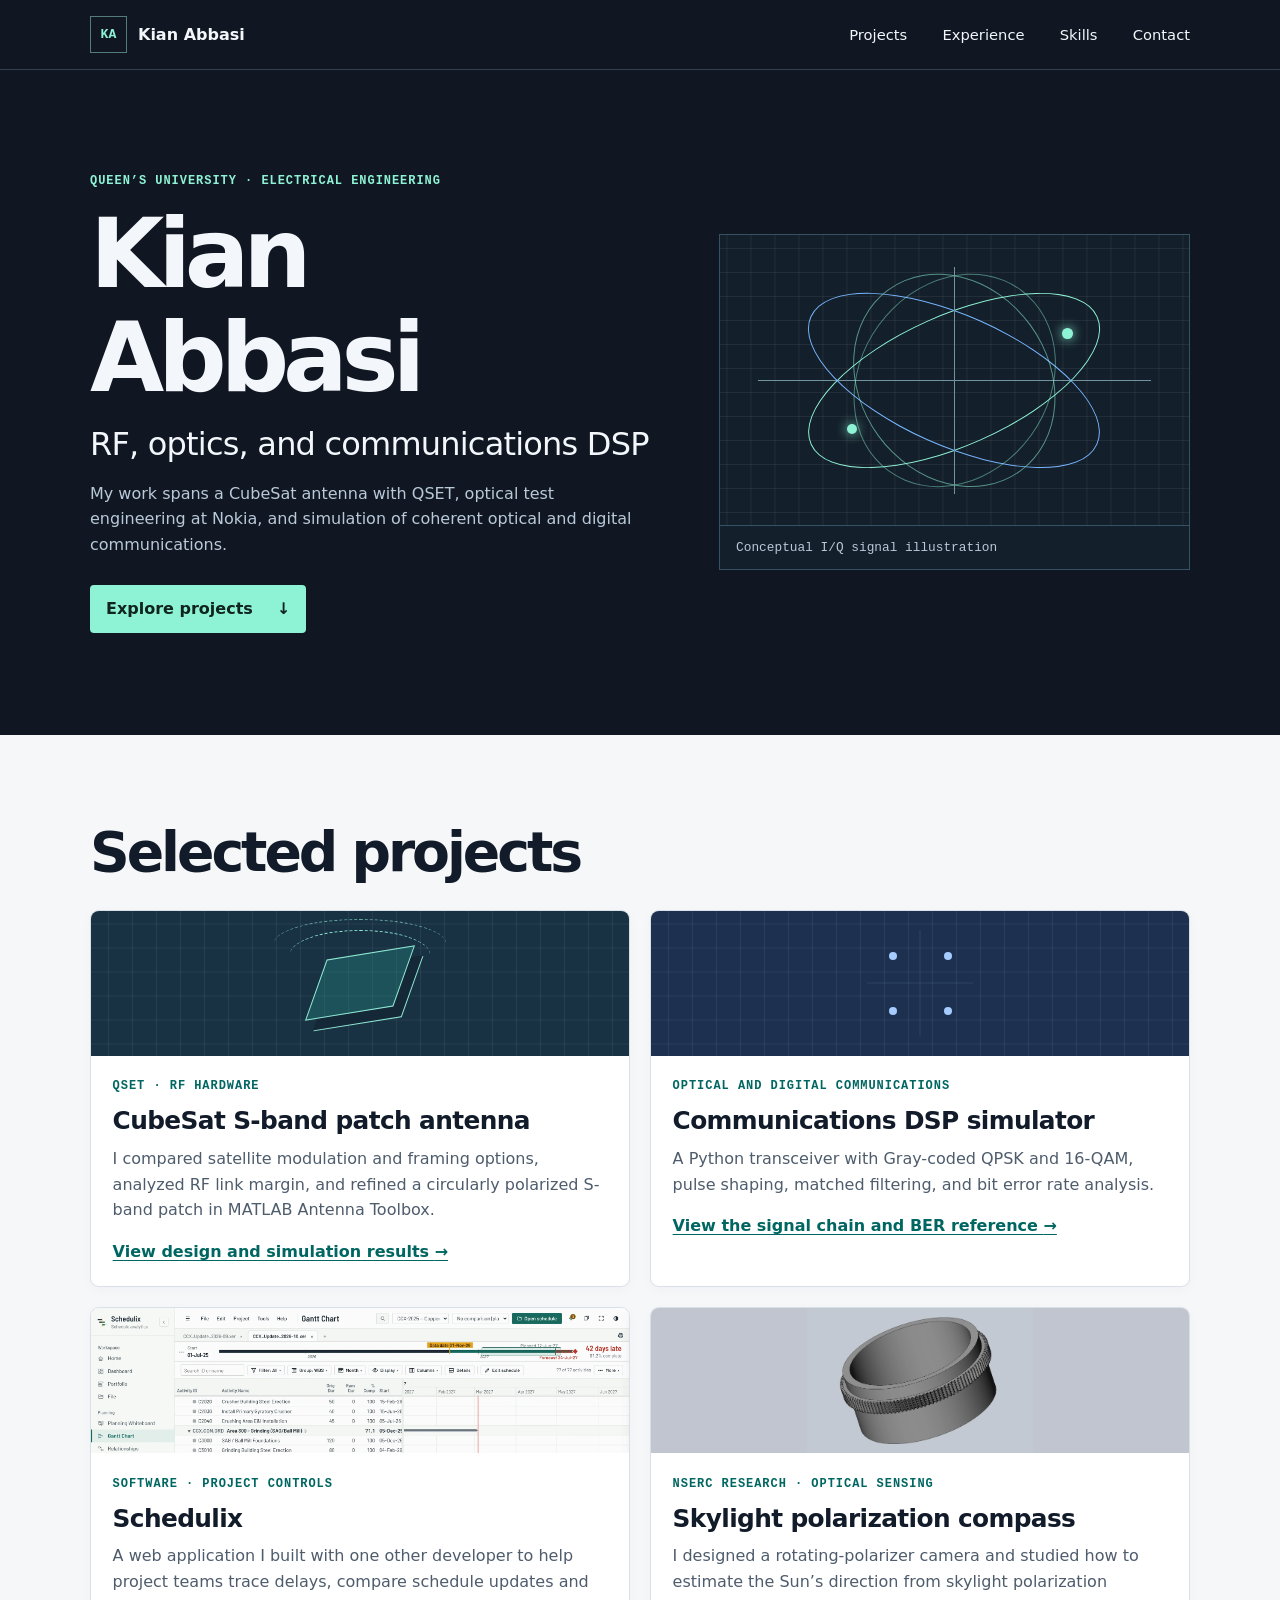
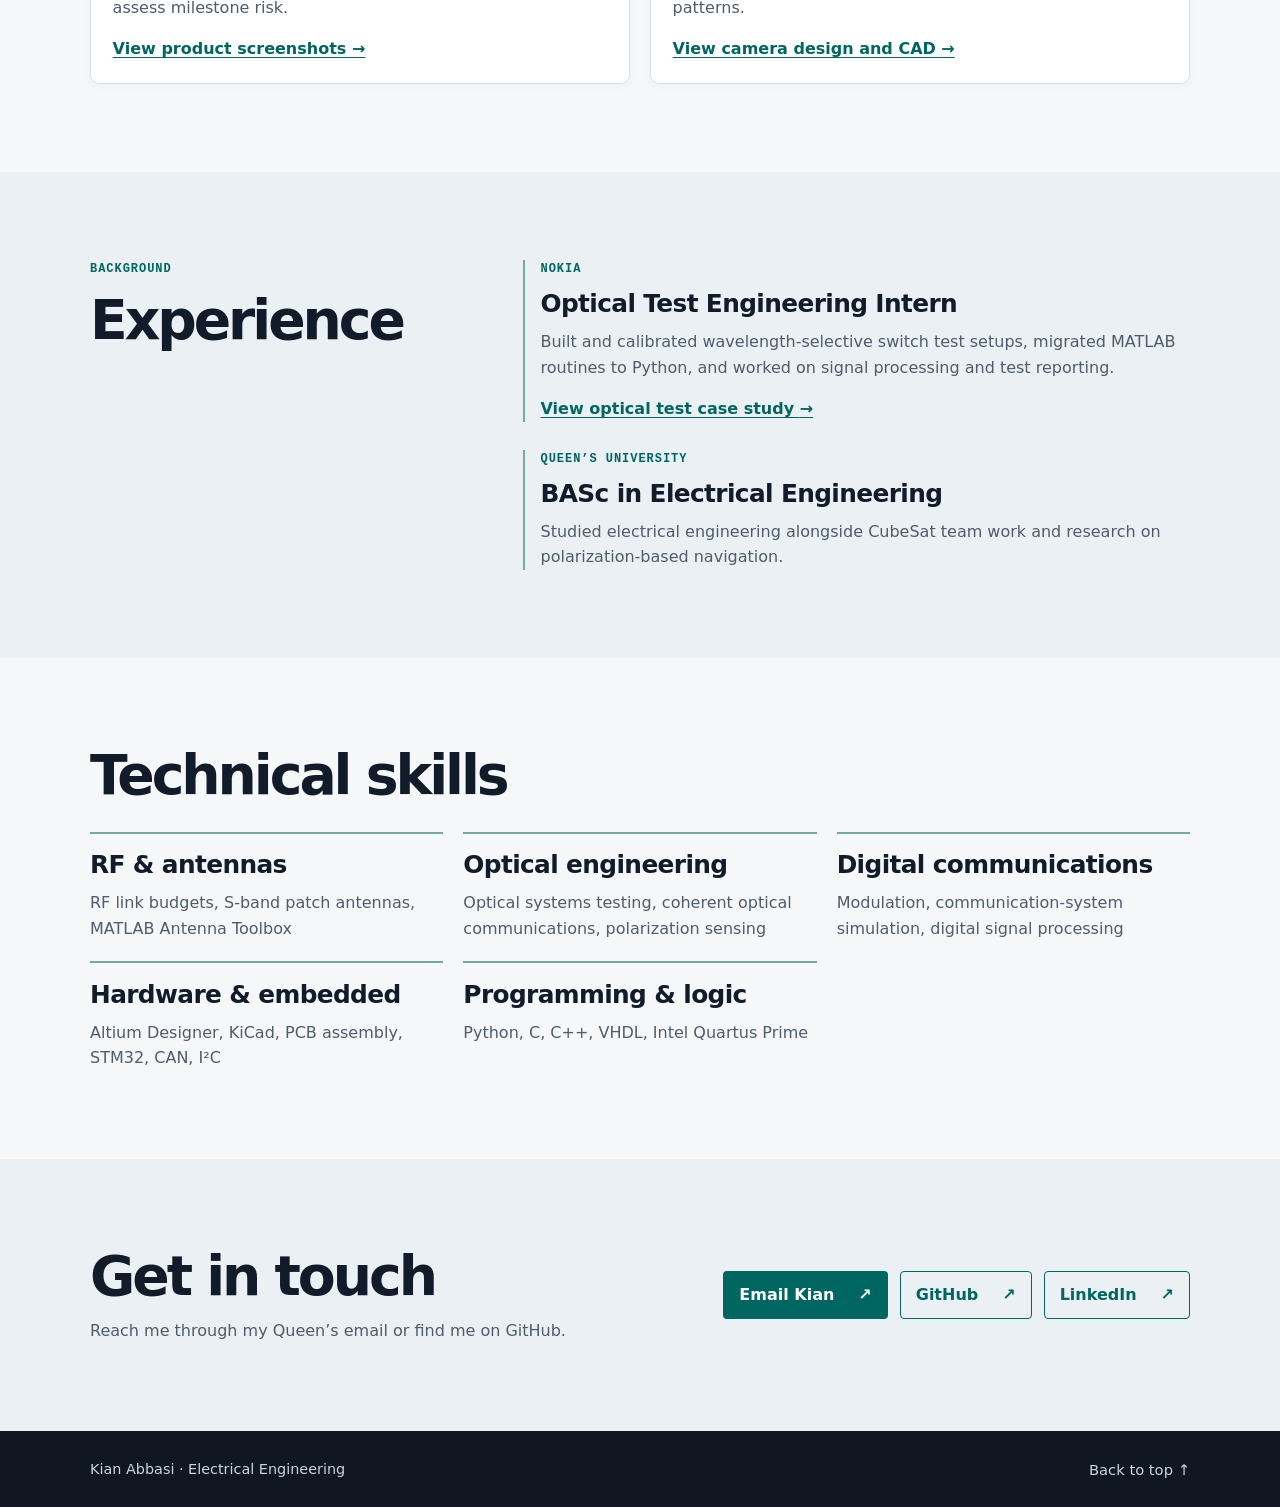
<file: index.html>
<!doctype html>
<html lang="en">
<head>
  <meta charset="utf-8">
  <meta name="viewport" content="width=device-width, initial-scale=1">
  <meta name="description" content="Kian Abbasi’s electrical engineering portfolio. CubeSat RF, optical test engineering, communications DSP, and polarization research.">
  <meta name="theme-color" content="#101722">
  <title>Kian Abbasi | Electrical Engineering Portfolio</title>
  <link rel="stylesheet" href="./styles.css?v=2">
</head>
<body id="top">
  <a class="skip" href="#main">Skip to content</a>
  <header class="site-header">
    <div class="wrap header-inner">
      <a class="brand" href="#top"><span class="mark" aria-hidden="true">KA</span> Kian Abbasi</a>
      <nav aria-label="Main navigation">
        <a href="#projects">Projects</a>
        <a href="#experience">Experience</a>
        <a href="#skills">Skills</a>
        <a href="#contact">Contact</a>
      </nav>
    </div>
  </header>

  <main id="main">
    <section class="hero" aria-labelledby="intro-title">
      <div class="wrap hero-inner">
        <div>
          <p class="eyebrow">Queen’s University · Electrical Engineering</p>
          <h1 id="intro-title">Kian Abbasi</h1>
          <p class="hero-focus">RF, optics, and communications DSP</p>
          <p class="hero-description">My work spans a CubeSat antenna with QSET, optical test engineering at Nokia, and simulation of coherent optical and digital communications.</p>
          <a class="button" href="#projects">Explore projects <span aria-hidden="true">↓</span></a>
        </div>
        <figure class="hero-figure">
          <div class="signal" aria-hidden="true"><span></span><span></span><span></span><span></span><i></i><b></b></div>
          <figcaption>Conceptual I/Q signal illustration</figcaption>
        </figure>
      </div>
    </section>

    <section class="wrap section" id="projects" aria-labelledby="projects-title">
      <h2 id="projects-title">Selected projects</h2>
      <div class="project-grid">
        <article class="card">
          <div class="art antenna" aria-hidden="true"><span></span><i></i><b></b></div>
          <div class="card-body">
            <p class="eyebrow">QSET · RF hardware</p>
            <h3>CubeSat S-band patch antenna</h3>
            <p>I compared satellite modulation and framing options, analyzed RF link margin, and refined a circularly polarized S-band patch in MATLAB Antenna Toolbox.</p>
            <a class="text-link" href="./projects/qset.html">View design and simulation results <span aria-hidden="true">→</span></a>
          </div>
        </article>
        <article class="card">
          <div class="art constellation" aria-hidden="true"><span></span></div>
          <div class="card-body">
            <p class="eyebrow">Optical and digital communications</p>
            <h3>Communications DSP simulator</h3>
            <p>A Python transceiver with Gray-coded QPSK and 16-QAM, pulse shaping, matched filtering, and bit error rate analysis.</p>
            <a class="text-link" href="./projects/simulator.html">View the signal chain and BER reference <span aria-hidden="true">→</span></a>
          </div>
        </article>
        <article class="card">
          <img class="card-image" src="./assets/schedulix-gantt.webp" alt="" loading="lazy">
          <div class="card-body">
            <p class="eyebrow">Software · Project controls</p>
            <h3>Schedulix</h3>
            <p>A web application I built with one other developer to help project teams trace delays, compare schedule updates and assess milestone risk.</p>
            <a class="text-link" href="./projects/schedulix.html">View product screenshots <span aria-hidden="true">→</span></a>
          </div>
        </article>
        <article class="card">
          <img class="card-image compass-preview" src="./assets/compass-cad.webp" alt="" loading="lazy">
          <div class="card-body">
            <p class="eyebrow">NSERC research · Optical sensing</p>
            <h3>Skylight polarization compass</h3>
            <p>I designed a rotating-polarizer camera and studied how to estimate the Sun’s direction from skylight polarization patterns.</p>
            <a class="text-link" href="./projects/compass.html">View camera design and CAD <span aria-hidden="true">→</span></a>
          </div>
        </article>
      </div>
    </section>

    <div class="experience-band">
      <section class="wrap section experience" id="experience" aria-labelledby="experience-title">
        <div><p class="eyebrow">Background</p><h2 id="experience-title">Experience</h2></div>
        <div class="roles">
          <article><p class="eyebrow">Nokia</p><h3>Optical Test Engineering Intern</h3><p>Built and calibrated wavelength-selective switch test setups, migrated MATLAB routines to Python, and worked on signal processing and test reporting.</p><a class="text-link" href="./projects/nokia.html">View optical test case study <span aria-hidden="true">→</span></a></article>
          <article><p class="eyebrow">Queen’s University</p><h3>BASc in Electrical Engineering</h3><p>Studied electrical engineering alongside CubeSat team work and research on polarization-based navigation.</p></article>
        </div>
      </section>
    </div>

    <section class="wrap section" id="skills" aria-labelledby="skills-title">
      <h2 id="skills-title">Technical skills</h2>
      <div class="skill-grid">
        <div><h3>RF &amp; antennas</h3><p>RF link budgets, S-band patch antennas, MATLAB Antenna Toolbox</p></div>
        <div><h3>Optical engineering</h3><p>Optical systems testing, coherent optical communications, polarization sensing</p></div>
        <div><h3>Digital communications</h3><p>Modulation, communication-system simulation, digital signal processing</p></div>
        <div><h3>Hardware &amp; embedded</h3><p>Altium Designer, KiCad, PCB assembly, STM32, CAN, I²C</p></div>
        <div><h3>Programming &amp; logic</h3><p>Python, C, C++, VHDL, Intel Quartus Prime</p></div>
      </div>
    </section>

    <div class="contact-band">
      <section class="wrap section contact" id="contact" aria-labelledby="contact-title">
        <div>
          <h2 id="contact-title">Get in touch</h2>
          <p>Reach me through my Queen’s email or find me on GitHub.</p>
        </div>
        <div class="contact-links">
          <a class="button" href="mailto:22QV34@queensu.ca">Email Kian <span aria-hidden="true">↗</span></a>
          <a class="button button-secondary" href="https://github.com/kianabbasi">GitHub <span aria-hidden="true">↗</span></a>
          <a class="button button-secondary" href="https://www.linkedin.com/in/kian-abbasi/">LinkedIn <span aria-hidden="true">↗</span></a>
          <!-- Add an approved public résumé link here. -->
        </div>
      </section>
    </div>
  </main>

  <footer class="site-footer">
    <div class="wrap footer-inner"><span>Kian Abbasi · Electrical Engineering</span><a href="#top">Back to top <span aria-hidden="true">↑</span></a></div>
  </footer>
</body>
</html>
</file>
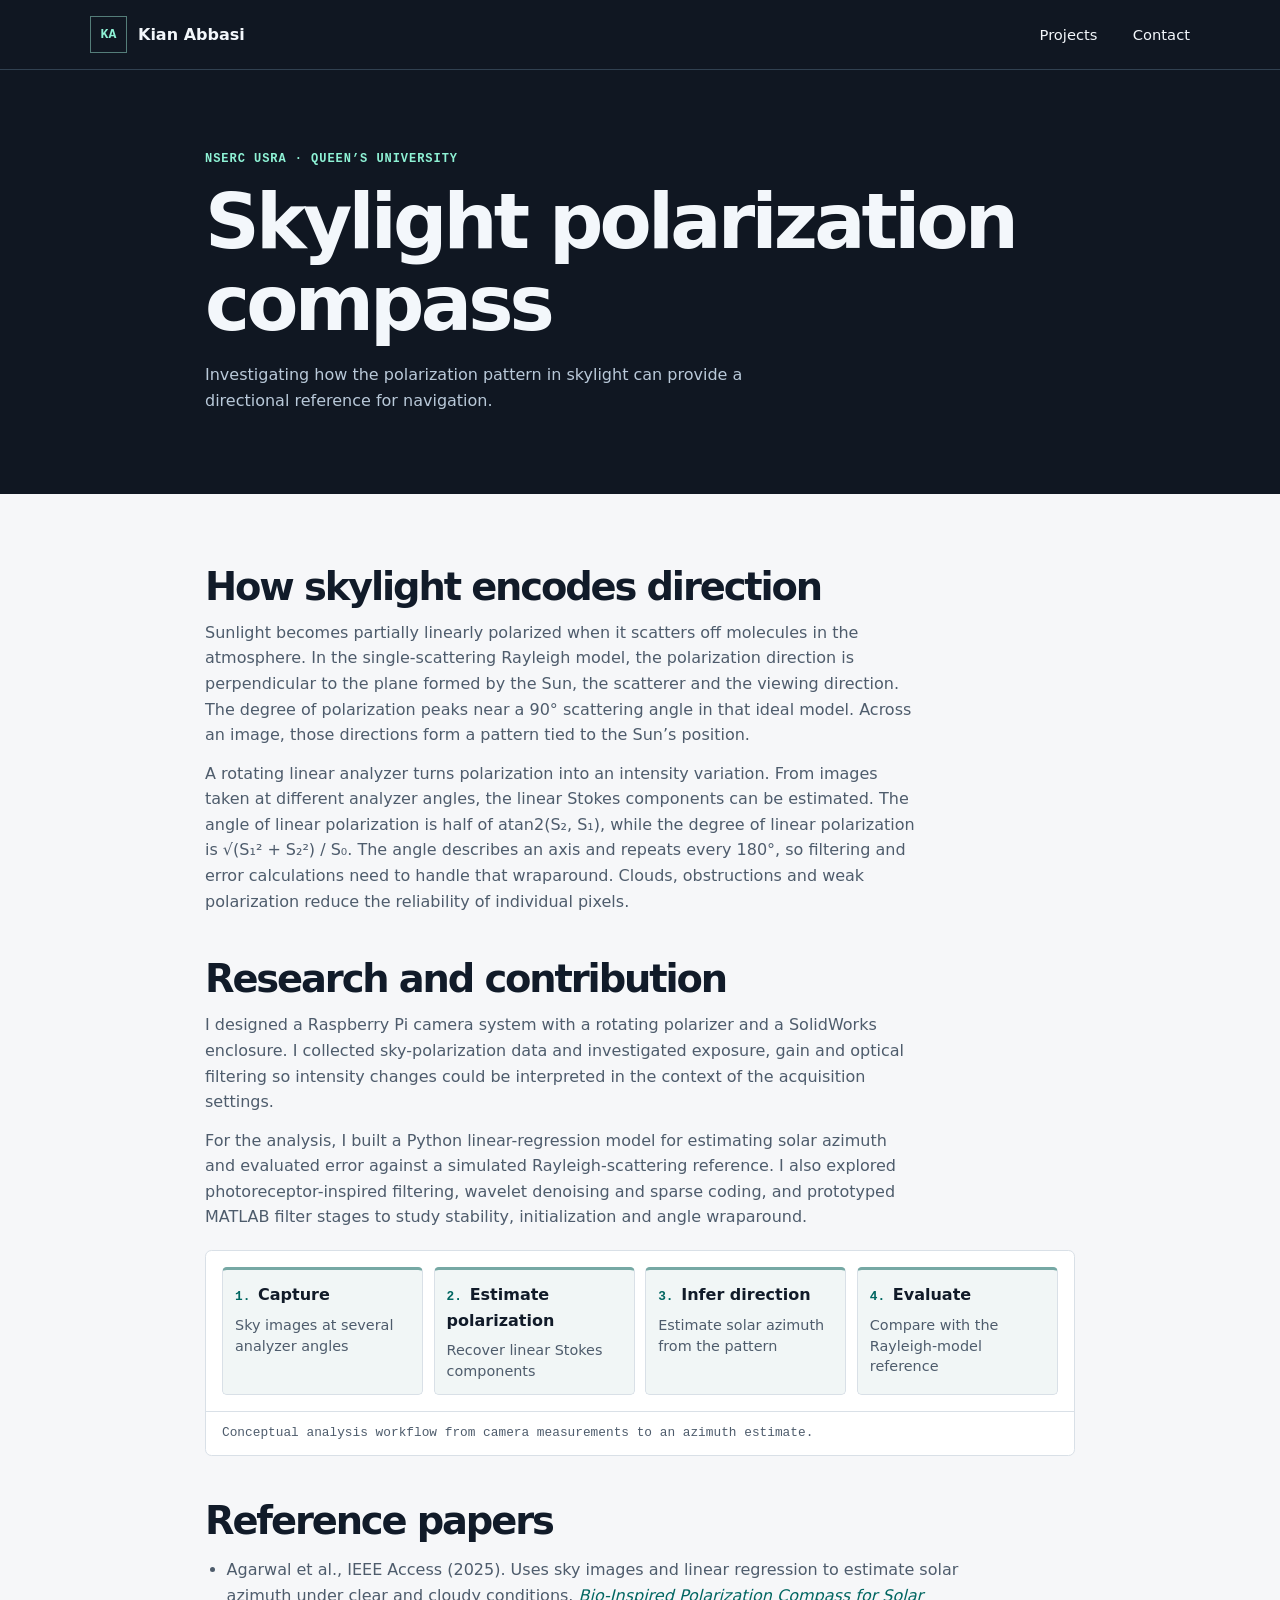
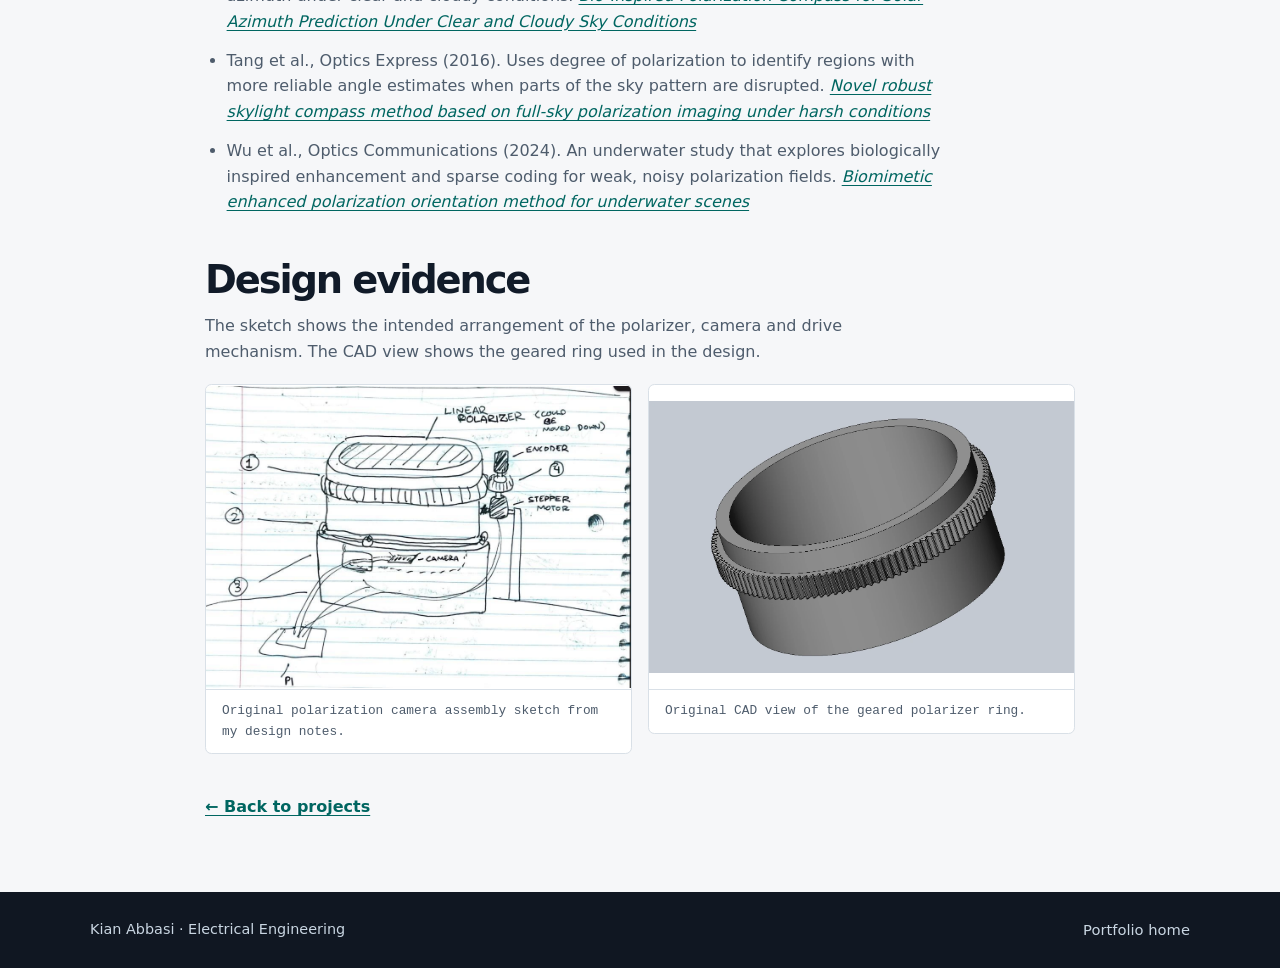
<file: projects/compass.html>
<!doctype html>
<html lang="en">
<head>
  <meta charset="utf-8">
  <meta name="viewport" content="width=device-width, initial-scale=1">
  <meta name="description" content="Investigating how the polarization pattern in skylight can provide a directional reference for navigation.">
  <meta name="theme-color" content="#101722">
  <title>Skylight polarization compass | Kian Abbasi</title>
  <link rel="stylesheet" href="../styles.css?v=2">
</head>
<body>
  <a class="skip" href="#main">Skip to content</a>
  <header class="site-header">
    <div class="wrap header-inner">
      <a class="brand" href="../index.html"><span class="mark" aria-hidden="true">KA</span> Kian Abbasi</a>
      <nav aria-label="Main navigation"><a href="../index.html#projects">Projects</a><a href="../index.html#contact">Contact</a></nav>
    </div>
  </header>
  <main id="main">
    <header class="case-hero">
      <div class="wrap case-width">
        <p class="eyebrow">NSERC USRA · Queen’s University</p>
        <h1>Skylight polarization compass</h1>
        <p class="hero-description">Investigating how the polarization pattern in skylight can provide a directional reference for navigation.</p>
      </div>
    </header>
    <article class="wrap case-width case-body">
    <section>
      <h2>How skylight encodes direction</h2>
      <p>Sunlight becomes partially linearly polarized when it scatters off molecules in the atmosphere. In the single-scattering Rayleigh model, the polarization direction is perpendicular to the plane formed by the Sun, the scatterer and the viewing direction. The degree of polarization peaks near a 90° scattering angle in that ideal model. Across an image, those directions form a pattern tied to the Sun’s position.</p>
      <p>A rotating linear analyzer turns polarization into an intensity variation. From images taken at different analyzer angles, the linear Stokes components can be estimated. The angle of linear polarization is half of atan2(S₂, S₁), while the degree of linear polarization is √(S₁² + S₂²) / S₀. The angle describes an axis and repeats every 180°, so filtering and error calculations need to handle that wraparound. Clouds, obstructions and weak polarization reduce the reliability of individual pixels.</p>
    </section>
    <section>
      <h2>Research and contribution</h2>
      <p>I designed a Raspberry Pi camera system with a rotating polarizer and a SolidWorks enclosure. I collected sky-polarization data and investigated exposure, gain and optical filtering so intensity changes could be interpreted in the context of the acquisition settings.</p>
      <p>For the analysis, I built a Python linear-regression model for estimating solar azimuth and evaluated error against a simulated Rayleigh-scattering reference. I also explored photoreceptor-inspired filtering, wavelet denoising and sparse coding, and prototyped MATLAB filter stages to study stability, initialization and angle wraparound.</p>
      <figure class="workflow"><ol class="diagram">
          <li><strong>Capture</strong><div>Sky images at several analyzer angles</div></li>
          <li><strong>Estimate polarization</strong><div>Recover linear Stokes components</div></li>
          <li><strong>Infer direction</strong><div>Estimate solar azimuth from the pattern</div></li>
          <li><strong>Evaluate</strong><div>Compare with the Rayleigh-model reference</div></li>
        </ol><figcaption>Conceptual analysis workflow from camera measurements to an azimuth estimate.</figcaption></figure>
    </section>
    <section>
      <h2>Reference papers</h2>
      <ul class="references">
        <li>Agarwal et al., IEEE Access (2025). Uses sky images and linear regression to estimate solar azimuth under clear and cloudy conditions. <a href="https://doi.org/10.1109/ACCESS.2024.3523249"><cite>Bio-Inspired Polarization Compass for Solar Azimuth Prediction Under Clear and Cloudy Sky Conditions</cite></a></li>
        <li>Tang et al., Optics Express (2016). Uses degree of polarization to identify regions with more reliable angle estimates when parts of the sky pattern are disrupted. <a href="https://doi.org/10.1364/OE.24.015834"><cite>Novel robust skylight compass method based on full-sky polarization imaging under harsh conditions</cite></a></li>
        <li>Wu et al., Optics Communications (2024). An underwater study that explores biologically inspired enhancement and sparse coding for weak, noisy polarization fields. <a href="https://doi.org/10.1016/j.optcom.2024.130650"><cite>Biomimetic enhanced polarization orientation method for underwater scenes</cite></a></li>
      </ul>
    </section>
    <section><h2>Design evidence</h2><p>The sketch shows the intended arrangement of the polarizer, camera and drive mechanism. The CAD view shows the geared ring used in the design.</p>
    <div class="figure-grid">
    <figure class="evidence-figure"><a href="../assets/compass-layout.webp"><img src="../assets/compass-layout.webp" alt="Hand-drawn layout of the polarizer, camera and stepper motor in the enclosure"></a><figcaption>Original polarization camera assembly sketch from my design notes.</figcaption></figure>
    <figure class="evidence-figure"><a href="../assets/compass-cad.webp"><img src="../assets/compass-cad.webp" alt="SolidWorks view of the cylindrical geared ring"></a><figcaption>Original CAD view of the geared polarizer ring.</figcaption></figure>
    </div></section>
      <a class="text-link" href="../index.html#projects">← Back to projects</a>
    </article>
  </main>
  <footer class="site-footer"><div class="wrap footer-inner"><span>Kian Abbasi · Electrical Engineering</span><a href="../index.html">Portfolio home</a></div></footer>
</body>
</html>
</file>
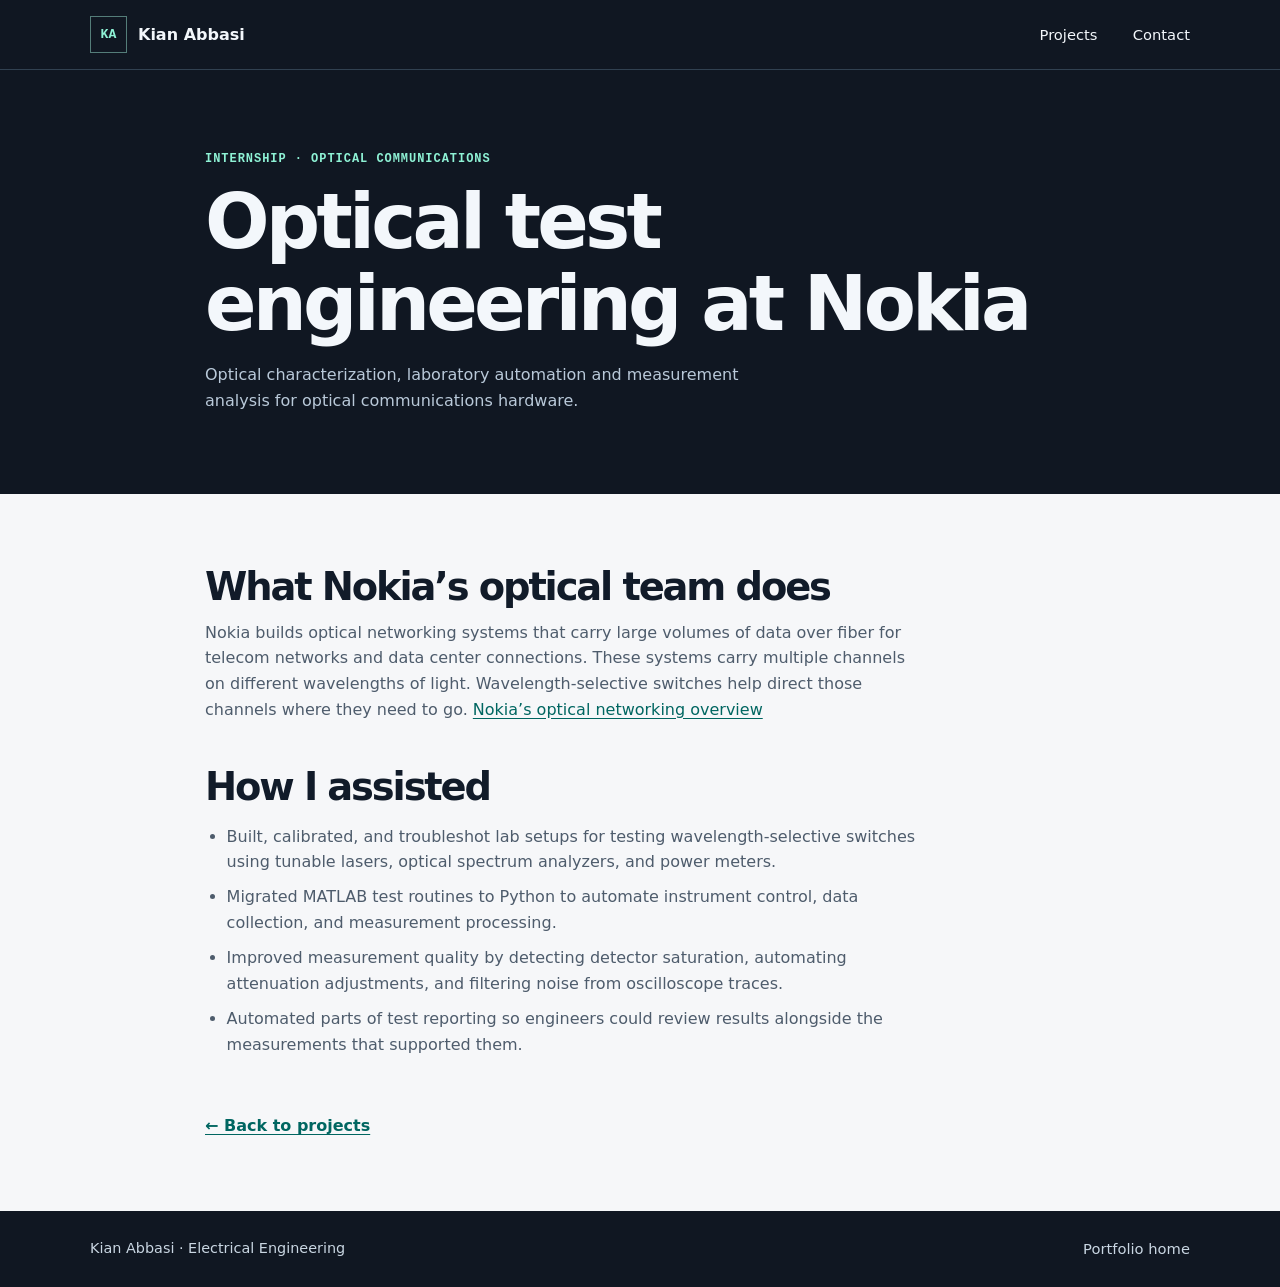
<file: projects/nokia.html>
<!doctype html>
<html lang="en">
<head>
  <meta charset="utf-8">
  <meta name="viewport" content="width=device-width, initial-scale=1">
  <meta name="description" content="Optical characterization, laboratory automation and measurement analysis for optical communications hardware.">
  <meta name="theme-color" content="#101722">
  <title>Optical test engineering at Nokia | Kian Abbasi</title>
  <link rel="stylesheet" href="../styles.css?v=2">
</head>
<body>
  <a class="skip" href="#main">Skip to content</a>
  <header class="site-header">
    <div class="wrap header-inner">
      <a class="brand" href="../index.html"><span class="mark" aria-hidden="true">KA</span> Kian Abbasi</a>
      <nav aria-label="Main navigation"><a href="../index.html#projects">Projects</a><a href="../index.html#contact">Contact</a></nav>
    </div>
  </header>
  <main id="main">
    <header class="case-hero">
      <div class="wrap case-width">
        <p class="eyebrow">Internship · Optical communications</p>
        <h1>Optical test engineering at Nokia</h1>
        <p class="hero-description">Optical characterization, laboratory automation and measurement analysis for optical communications hardware.</p>
      </div>
    </header>
    <article class="wrap case-width case-body">
      <section>
        <h2>What Nokia’s optical team does</h2>
        <p>Nokia builds optical networking systems that carry large volumes of data over fiber for telecom networks and data center connections. These systems carry multiple channels on different wavelengths of light. Wavelength-selective switches help direct those channels where they need to go. <a href="https://www.nokia.com/optical-networks/">Nokia’s optical networking overview</a></p>
      </section>
      <section>
        <h2>How I assisted</h2>
        <ul class="contributions">
          <li>Built, calibrated, and troubleshot lab setups for testing wavelength-selective switches using tunable lasers, optical spectrum analyzers, and power meters.</li>
          <li>Migrated MATLAB test routines to Python to automate instrument control, data collection, and measurement processing.</li>
          <li>Improved measurement quality by detecting detector saturation, automating attenuation adjustments, and filtering noise from oscilloscope traces.</li>
          <li>Automated parts of test reporting so engineers could review results alongside the measurements that supported them.</li>
        </ul>
      </section>
      <a class="text-link" href="../index.html#projects">← Back to projects</a>
    </article>
  </main>
  <footer class="site-footer"><div class="wrap footer-inner"><span>Kian Abbasi · Electrical Engineering</span><a href="../index.html">Portfolio home</a></div></footer>
</body>
</html>
</file>
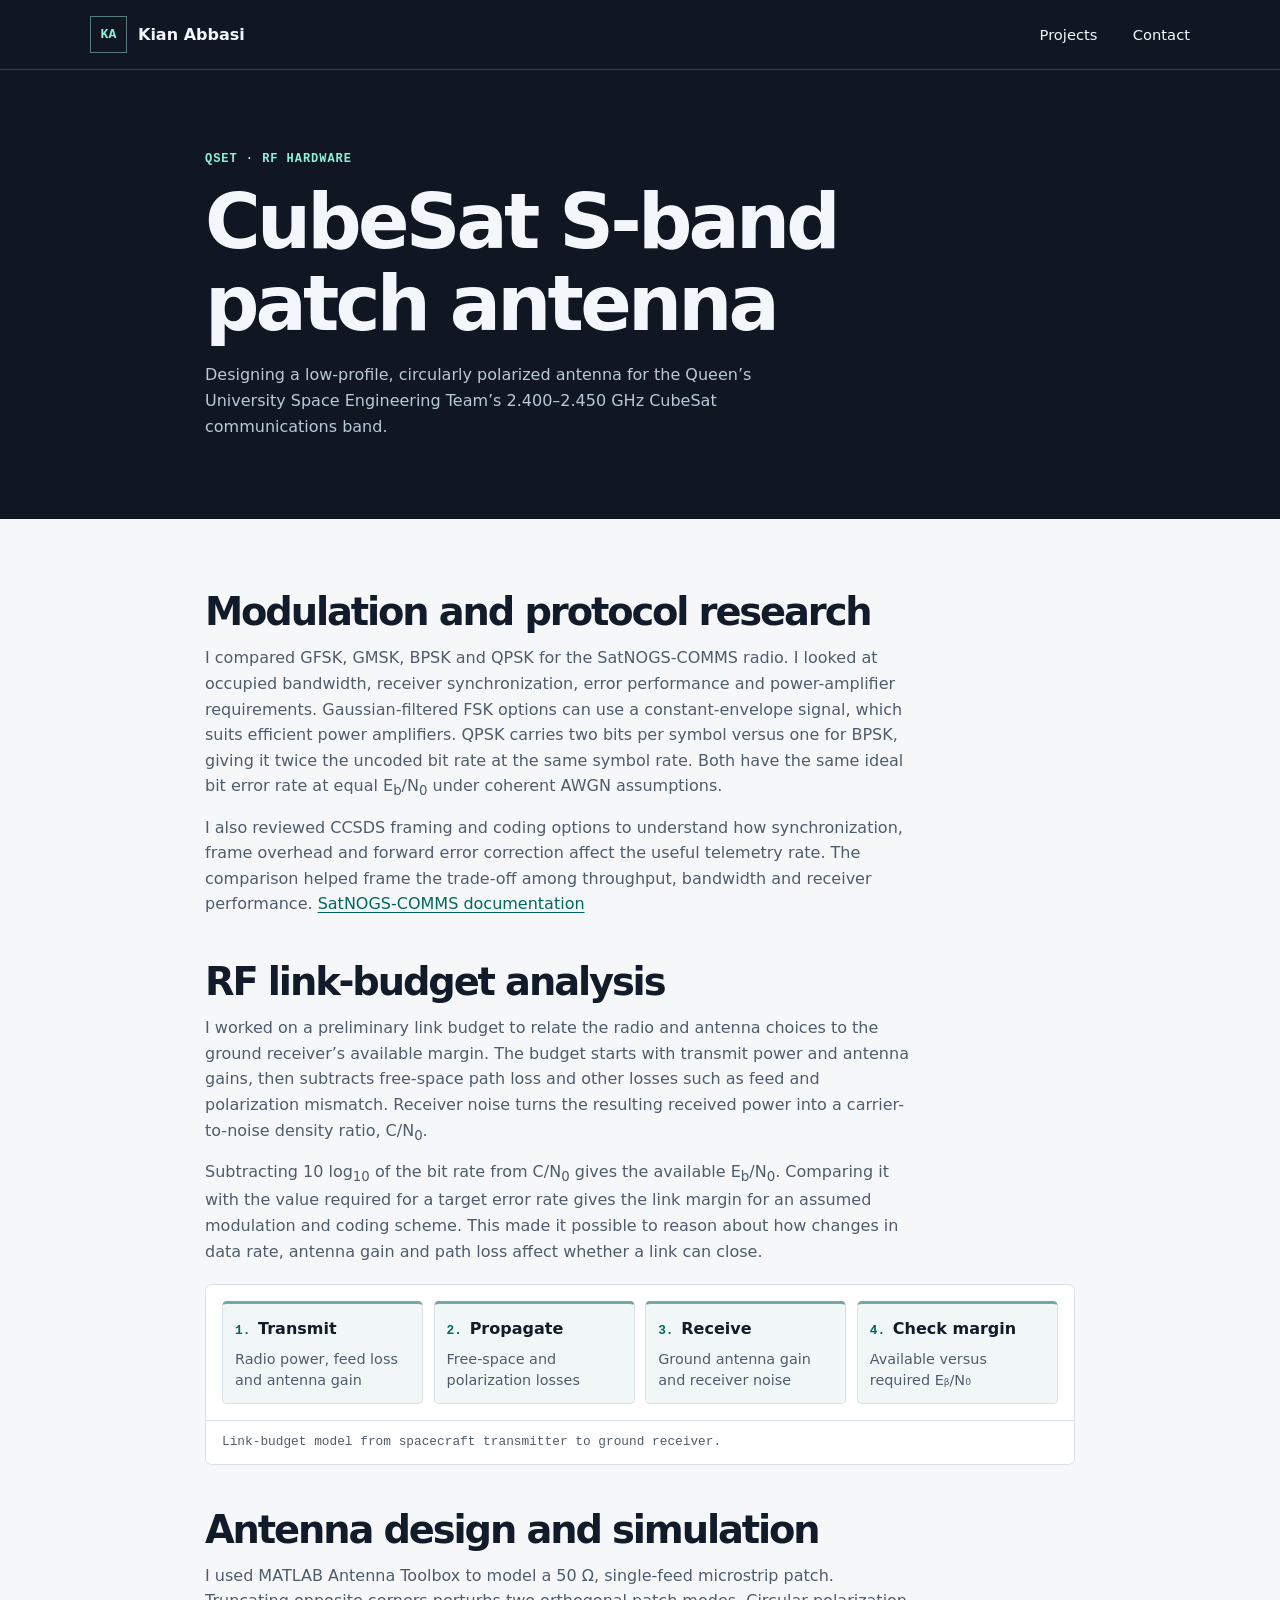
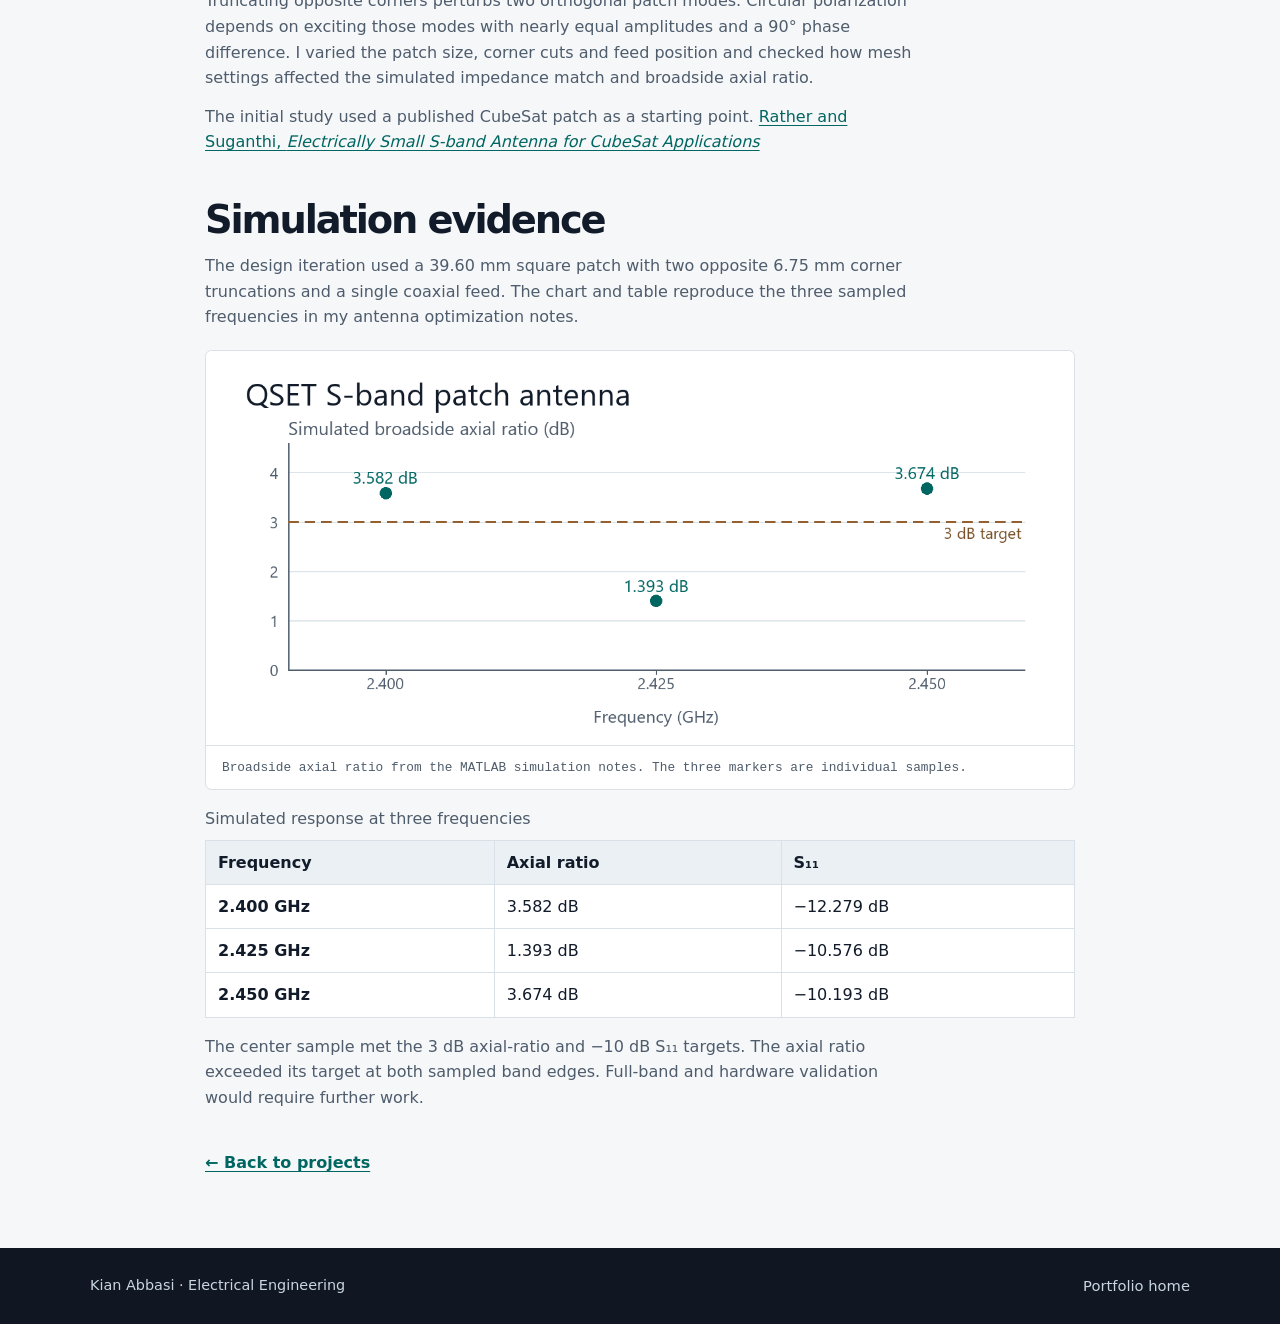
<file: projects/qset.html>
<!doctype html>
<html lang="en">
<head>
  <meta charset="utf-8">
  <meta name="viewport" content="width=device-width, initial-scale=1">
  <meta name="description" content="Designing a low-profile, circularly polarized antenna for the Queen’s University Space Engineering Team’s 2.400–2.450 GHz CubeSat communications band.">
  <meta name="theme-color" content="#101722">
  <title>CubeSat S-band patch antenna | Kian Abbasi</title>
  <link rel="stylesheet" href="../styles.css?v=2">
</head>
<body>
  <a class="skip" href="#main">Skip to content</a>
  <header class="site-header">
    <div class="wrap header-inner">
      <a class="brand" href="../index.html"><span class="mark" aria-hidden="true">KA</span> Kian Abbasi</a>
      <nav aria-label="Main navigation"><a href="../index.html#projects">Projects</a><a href="../index.html#contact">Contact</a></nav>
    </div>
  </header>
  <main id="main">
    <header class="case-hero">
      <div class="wrap case-width">
        <p class="eyebrow">QSET · RF hardware</p>
        <h1>CubeSat S-band patch antenna</h1>
        <p class="hero-description">Designing a low-profile, circularly polarized antenna for the Queen’s University Space Engineering Team’s 2.400–2.450 GHz CubeSat communications band.</p>
      </div>
    </header>
    <article class="wrap case-width case-body">
    <section>
      <h2>Modulation and protocol research</h2>
      <p>I compared GFSK, GMSK, BPSK and QPSK for the SatNOGS-COMMS radio. I looked at occupied bandwidth, receiver synchronization, error performance and power-amplifier requirements. Gaussian-filtered FSK options can use a constant-envelope signal, which suits efficient power amplifiers. QPSK carries two bits per symbol versus one for BPSK, giving it twice the uncoded bit rate at the same symbol rate. Both have the same ideal bit error rate at equal E<sub>b</sub>/N<sub>0</sub> under coherent AWGN assumptions.</p>
      <p>I also reviewed CCSDS framing and coding options to understand how synchronization, frame overhead and forward error correction affect the useful telemetry rate. The comparison helped frame the trade-off among throughput, bandwidth and receiver performance. <a href="https://librespacefoundation.gitlab.io/satnogs-comms/satnogs-comms-software-mcu/">SatNOGS-COMMS documentation</a></p>
    </section>
    <section>
      <h2>RF link-budget analysis</h2>
      <p>I worked on a preliminary link budget to relate the radio and antenna choices to the ground receiver’s available margin. The budget starts with transmit power and antenna gains, then subtracts free-space path loss and other losses such as feed and polarization mismatch. Receiver noise turns the resulting received power into a carrier-to-noise density ratio, C/N<sub>0</sub>.</p>
      <p>Subtracting 10 log<sub>10</sub> of the bit rate from C/N<sub>0</sub> gives the available E<sub>b</sub>/N<sub>0</sub>. Comparing it with the value required for a target error rate gives the link margin for an assumed modulation and coding scheme. This made it possible to reason about how changes in data rate, antenna gain and path loss affect whether a link can close.</p>
      <figure class="workflow"><ol class="diagram">
          <li><strong>Transmit</strong><div>Radio power, feed loss and antenna gain</div></li>
          <li><strong>Propagate</strong><div>Free-space and polarization losses</div></li>
          <li><strong>Receive</strong><div>Ground antenna gain and receiver noise</div></li>
          <li><strong>Check margin</strong><div>Available versus required Eᵦ/N₀</div></li>
        </ol><figcaption>Link-budget model from spacecraft transmitter to ground receiver.</figcaption></figure>
    </section>
    <section>
      <h2>Antenna design and simulation</h2>
      <p>I used MATLAB Antenna Toolbox to model a 50 Ω, single-feed microstrip patch. Truncating opposite corners perturbs two orthogonal patch modes. Circular polarization depends on exciting those modes with nearly equal amplitudes and a 90° phase difference. I varied the patch size, corner cuts and feed position and checked how mesh settings affected the simulated impedance match and broadside axial ratio.</p>
      <p>The initial study used a published CubeSat patch as a starting point. <a href="https://doi.org/10.1109/WiSPNET.2017.8300049">Rather and Suganthi, <cite>Electrically Small S-band Antenna for CubeSat Applications</cite></a></p>
    </section>
    <section><h2>Simulation evidence</h2><p>The design iteration used a 39.60 mm square patch with two opposite 6.75 mm corner truncations and a single coaxial feed. The chart and table reproduce the three sampled frequencies in my antenna optimization notes.</p>
    <figure class="evidence-figure"><a href="../assets/qset-axial-ratio.png"><img src="../assets/qset-axial-ratio.png" alt="Axial ratio at 2.400, 2.425 and 2.450 GHz is 3.582, 1.393 and 3.674 dB, respectively. The design target is 3 dB."></a><figcaption>Broadside axial ratio from the MATLAB simulation notes. The three markers are individual samples.</figcaption></figure>
    <div class="table-wrap"><table><caption>Simulated response at three frequencies</caption><thead><tr><th scope="col">Frequency</th><th scope="col">Axial ratio</th><th scope="col">S₁₁</th></tr></thead><tbody><tr><th scope="row">2.400 GHz</th><td>3.582 dB</td><td>−12.279 dB</td></tr><tr><th scope="row">2.425 GHz</th><td>1.393 dB</td><td>−10.576 dB</td></tr><tr><th scope="row">2.450 GHz</th><td>3.674 dB</td><td>−10.193 dB</td></tr></tbody></table></div>
    <p>The center sample met the 3 dB axial-ratio and −10 dB S₁₁ targets. The axial ratio exceeded its target at both sampled band edges. Full-band and hardware validation would require further work.</p></section>
      <a class="text-link" href="../index.html#projects">← Back to projects</a>
    </article>
  </main>
  <footer class="site-footer"><div class="wrap footer-inner"><span>Kian Abbasi · Electrical Engineering</span><a href="../index.html">Portfolio home</a></div></footer>
</body>
</html>
</file>
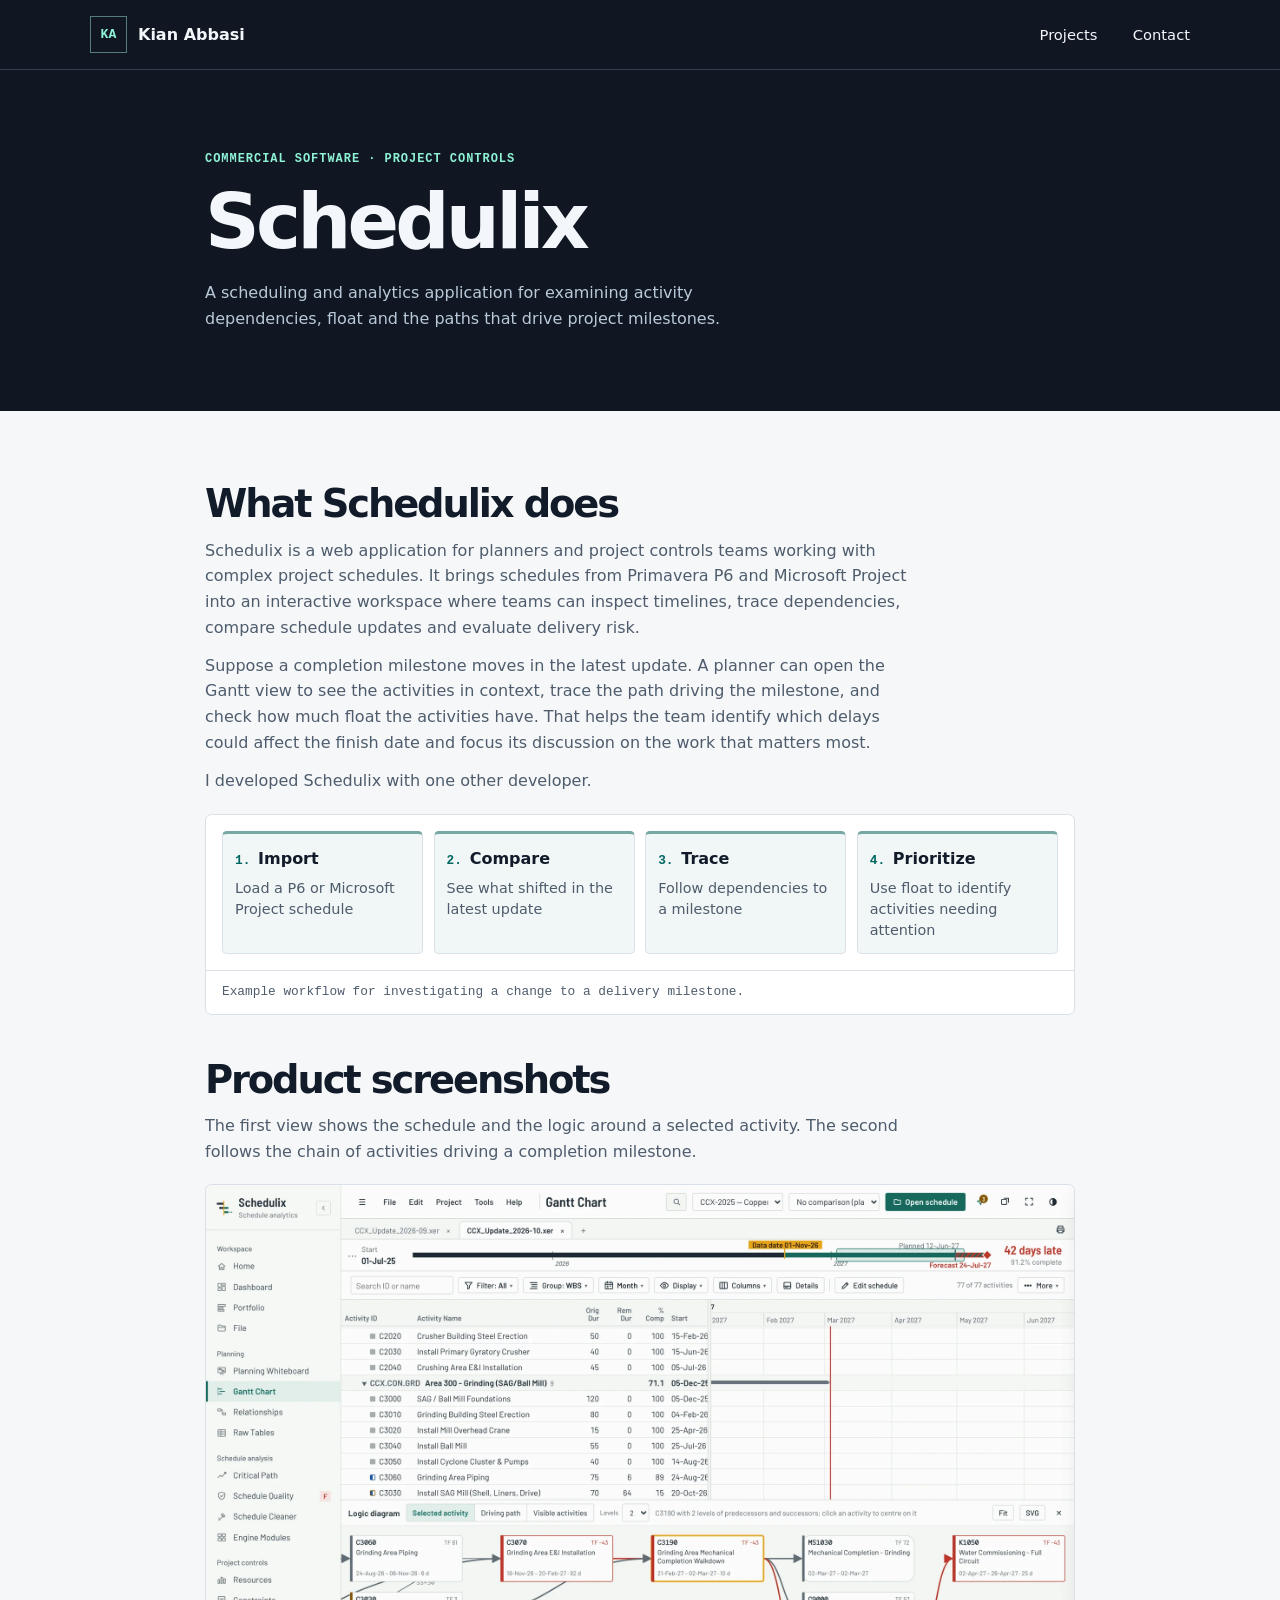
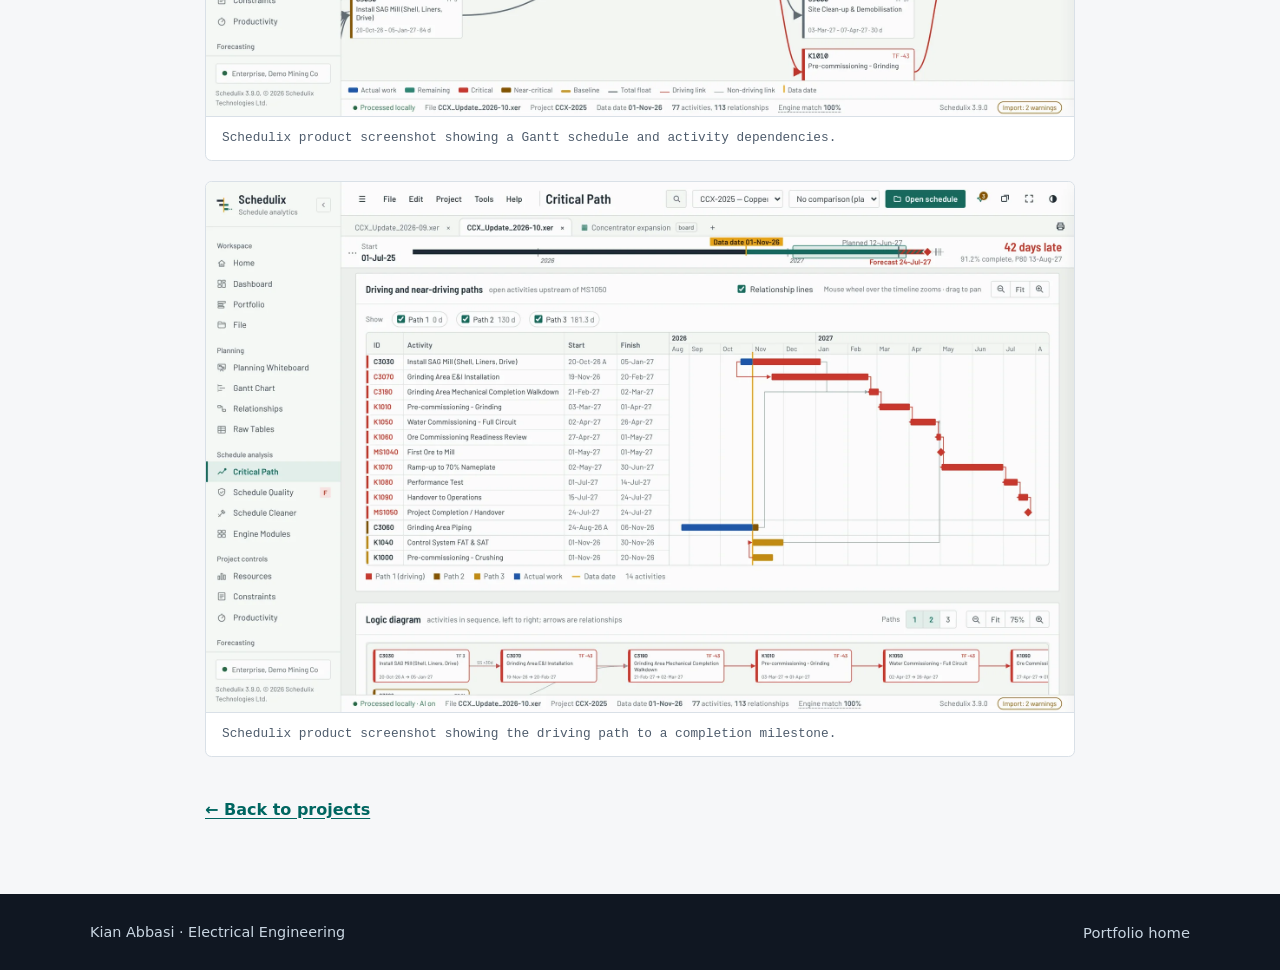
<file: projects/schedulix.html>
<!doctype html>
<html lang="en">
<head>
  <meta charset="utf-8">
  <meta name="viewport" content="width=device-width, initial-scale=1">
  <meta name="description" content="A scheduling and analytics application for examining activity dependencies, float and the paths that drive project milestones.">
  <meta name="theme-color" content="#101722">
  <title>Schedulix | Kian Abbasi</title>
  <link rel="stylesheet" href="../styles.css?v=2">
</head>
<body>
  <a class="skip" href="#main">Skip to content</a>
  <header class="site-header">
    <div class="wrap header-inner">
      <a class="brand" href="../index.html"><span class="mark" aria-hidden="true">KA</span> Kian Abbasi</a>
      <nav aria-label="Main navigation"><a href="../index.html#projects">Projects</a><a href="../index.html#contact">Contact</a></nav>
    </div>
  </header>
  <main id="main">
    <header class="case-hero">
      <div class="wrap case-width">
        <p class="eyebrow">Commercial software · Project controls</p>
        <h1>Schedulix</h1>
        <p class="hero-description">A scheduling and analytics application for examining activity dependencies, float and the paths that drive project milestones.</p>
      </div>
    </header>
    <article class="wrap case-width case-body">
    <section><h2>What Schedulix does</h2><p>Schedulix is a web application for planners and project controls teams working with complex project schedules. It brings schedules from Primavera P6 and Microsoft Project into an interactive workspace where teams can inspect timelines, trace dependencies, compare schedule updates and evaluate delivery risk.</p>
    <p>Suppose a completion milestone moves in the latest update. A planner can open the Gantt view to see the activities in context, trace the path driving the milestone, and check how much float the activities have. That helps the team identify which delays could affect the finish date and focus its discussion on the work that matters most.</p>
    <p>I developed Schedulix with one other developer.</p>
      <figure class="workflow"><ol class="diagram">
          <li><strong>Import</strong><div>Load a P6 or Microsoft Project schedule</div></li>
          <li><strong>Compare</strong><div>See what shifted in the latest update</div></li>
          <li><strong>Trace</strong><div>Follow dependencies to a milestone</div></li>
          <li><strong>Prioritize</strong><div>Use float to identify activities needing attention</div></li>
        </ol><figcaption>Example workflow for investigating a change to a delivery milestone.</figcaption></figure>
    </section>
    <section><h2>Product screenshots</h2><p>The first view shows the schedule and the logic around a selected activity. The second follows the chain of activities driving a completion milestone.</p>
    <figure class="evidence-figure"><a href="../assets/schedulix-gantt.webp"><img src="../assets/schedulix-gantt.webp" alt="Schedulix Gantt chart next to a hierarchy of project activities, with a dependency diagram below"></a><figcaption>Schedulix product screenshot showing a Gantt schedule and activity dependencies.</figcaption></figure>
    <figure class="evidence-figure"><a href="../assets/schedulix-critical-path.webp"><img src="../assets/schedulix-critical-path.webp" alt="Schedulix critical-path panel displaying the activity chain driving a project-completion milestone"></a><figcaption>Schedulix product screenshot showing the driving path to a completion milestone.</figcaption></figure>
    </section>
      <a class="text-link" href="../index.html#projects">← Back to projects</a>
    </article>
  </main>
  <footer class="site-footer"><div class="wrap footer-inner"><span>Kian Abbasi · Electrical Engineering</span><a href="../index.html">Portfolio home</a></div></footer>
</body>
</html>
</file>
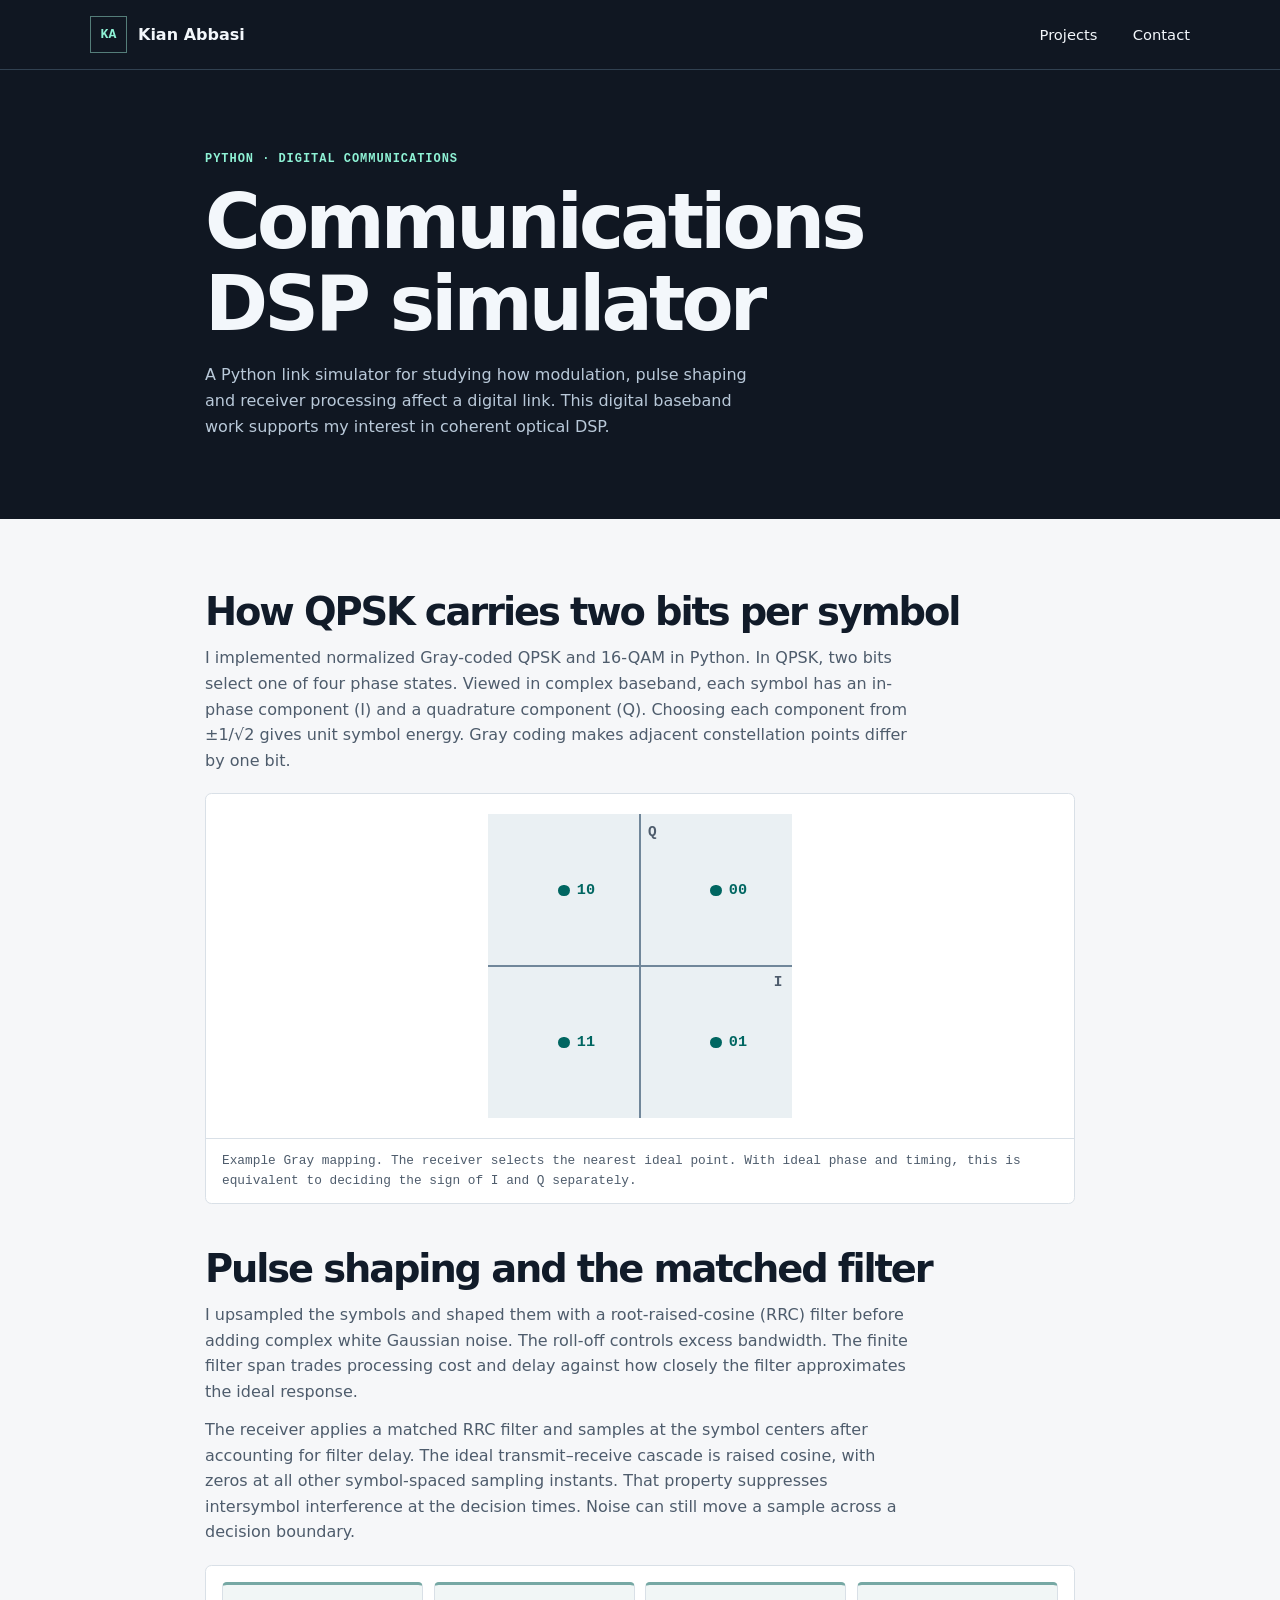
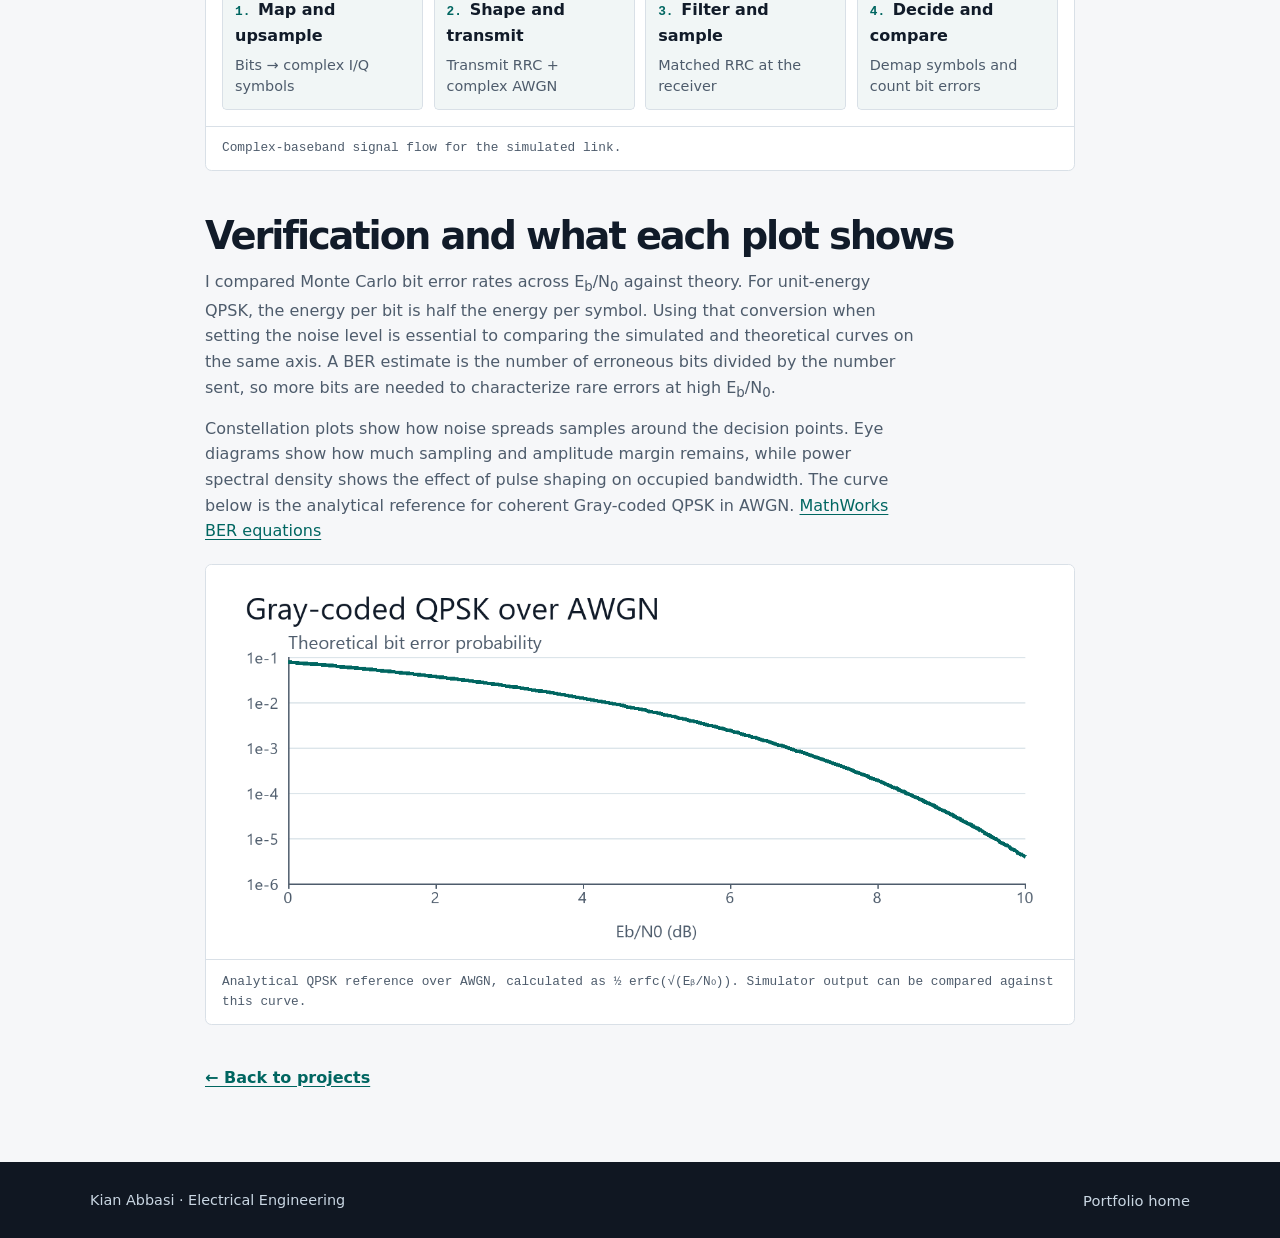
<file: projects/simulator.html>
<!doctype html>
<html lang="en">
<head>
  <meta charset="utf-8">
  <meta name="viewport" content="width=device-width, initial-scale=1">
  <meta name="description" content="A Python link simulator for studying how modulation, pulse shaping and receiver processing affect a digital link. This digital baseband work supports my interest in coherent optical DSP.">
  <meta name="theme-color" content="#101722">
  <title>Communications DSP simulator | Kian Abbasi</title>
  <link rel="stylesheet" href="../styles.css?v=2">
</head>
<body>
  <a class="skip" href="#main">Skip to content</a>
  <header class="site-header">
    <div class="wrap header-inner">
      <a class="brand" href="../index.html"><span class="mark" aria-hidden="true">KA</span> Kian Abbasi</a>
      <nav aria-label="Main navigation"><a href="../index.html#projects">Projects</a><a href="../index.html#contact">Contact</a></nav>
    </div>
  </header>
  <main id="main">
    <header class="case-hero">
      <div class="wrap case-width">
        <p class="eyebrow">Python · Digital communications</p>
        <h1>Communications DSP simulator</h1>
        <p class="hero-description">A Python link simulator for studying how modulation, pulse shaping and receiver processing affect a digital link. This digital baseband work supports my interest in coherent optical DSP.</p>
      </div>
    </header>
    <article class="wrap case-width case-body">
    <section>
      <h2>How QPSK carries two bits per symbol</h2>
      <p>I implemented normalized Gray-coded QPSK and 16-QAM in Python. In QPSK, two bits select one of four phase states. Viewed in complex baseband, each symbol has an in-phase component (I) and a quadrature component (Q). Choosing each component from ±1/√2 gives unit symbol energy. Gray coding makes adjacent constellation points differ by one bit.</p>
      <figure class="workflow">
        <div class="iq-plot" role="img" aria-label="Example Gray-coded QPSK constellation. Upper left 10, upper right 00, lower left 11, lower right 01. Horizontal axis I and vertical axis Q.">
          <span class="iq-axis iq-horizontal">I</span><span class="iq-axis iq-vertical">Q</span>
          <span class="iq-point"><span>10</span></span><span class="iq-point"><span>00</span></span><span class="iq-point"><span>11</span></span><span class="iq-point"><span>01</span></span>
        </div>
        <figcaption>Example Gray mapping. The receiver selects the nearest ideal point. With ideal phase and timing, this is equivalent to deciding the sign of I and Q separately.</figcaption>
      </figure>
    </section>
    <section>
      <h2>Pulse shaping and the matched filter</h2>
      <p>I upsampled the symbols and shaped them with a root-raised-cosine (RRC) filter before adding complex white Gaussian noise. The roll-off controls excess bandwidth. The finite filter span trades processing cost and delay against how closely the filter approximates the ideal response.</p>
      <p>The receiver applies a matched RRC filter and samples at the symbol centers after accounting for filter delay. The ideal transmit–receive cascade is raised cosine, with zeros at all other symbol-spaced sampling instants. That property suppresses intersymbol interference at the decision times. Noise can still move a sample across a decision boundary.</p>
      <figure class="workflow"><ol class="diagram">
          <li><strong>Map and upsample</strong><div>Bits → complex I/Q symbols</div></li>
          <li><strong>Shape and transmit</strong><div>Transmit RRC + complex AWGN</div></li>
          <li><strong>Filter and sample</strong><div>Matched RRC at the receiver</div></li>
          <li><strong>Decide and compare</strong><div>Demap symbols and count bit errors</div></li>
        </ol><figcaption>Complex-baseband signal flow for the simulated link.</figcaption></figure>
    </section>
    <section><h2>Verification and what each plot shows</h2>
      <p>I compared Monte Carlo bit error rates across E<sub>b</sub>/N<sub>0</sub> against theory. For unit-energy QPSK, the energy per bit is half the energy per symbol. Using that conversion when setting the noise level is essential to comparing the simulated and theoretical curves on the same axis. A BER estimate is the number of erroneous bits divided by the number sent, so more bits are needed to characterize rare errors at high E<sub>b</sub>/N<sub>0</sub>.</p>
      <p>Constellation plots show how noise spreads samples around the decision points. Eye diagrams show how much sampling and amplitude margin remains, while power spectral density shows the effect of pulse shaping on occupied bandwidth. The curve below is the analytical reference for coherent Gray-coded QPSK in AWGN. <a href="https://www.mathworks.com/help/comm/ug/analytical-expressions-used-in-berawgn-function-and-bit-error-rate-analysis-app.html">MathWorks BER equations</a></p>
    <figure class="evidence-figure"><a href="../assets/qpsk-theory.png"><img src="../assets/qpsk-theory.png" alt="The theoretical coherent Gray-coded QPSK BER curve drops as Eb over N0 increases"></a><figcaption>Analytical QPSK reference over AWGN, calculated as ½ erfc(√(Eᵦ/N₀)). Simulator output can be compared against this curve.</figcaption></figure>
    </section>
      <a class="text-link" href="../index.html#projects">← Back to projects</a>
    </article>
  </main>
  <footer class="site-footer"><div class="wrap footer-inner"><span>Kian Abbasi · Electrical Engineering</span><a href="../index.html">Portfolio home</a></div></footer>
</body>
</html>
</file>
<file: styles.css>
/* Palette and spacing tokens */
:root {
  color-scheme: light;
  --ink: #111b29;
  --muted: #4e5c6c;
  --navy: #101722;
  --paper: #f6f7f9;
  --line: #d9e0e7;
  --teal: #006661;
  --mint: #8ef2d5;
  --mono: ui-monospace, Consolas, monospace;
  font-family: Inter, "Segoe UI", system-ui, sans-serif;
  color: var(--ink);
  background: var(--paper);
}

*, *::before, *::after { box-sizing: border-box; }
body { margin: 0; line-height: 1.6; }
a { color: inherit; }
a:focus-visible, summary:focus-visible { outline: 3px solid #cb6b14; outline-offset: 5px; }
h1, h2, h3, p, figure { margin: 0; }
h1, h2, h3 { line-height: 1.08; text-wrap: balance; }
.wrap { width: min(1100px, calc(100% - 3rem)); margin-inline: auto; }
.skip { position: absolute; top: .5rem; left: .5rem; padding: .5rem 1rem; background: white; transform: translateY(-200%); z-index: 2; }
.skip:focus { transform: none; }

.site-header, .hero, .site-footer { background: var(--navy); color: #f3f7fb; }
.site-header { border-bottom: 1px solid #314151; }
.header-inner, .footer-inner { display: flex; align-items: center; justify-content: space-between; flex-wrap: wrap; gap: .65rem 1.25rem; padding-block: 1rem; }
.brand { display: inline-flex; align-items: center; gap: .7rem; font-weight: 700; text-decoration: none; }
.mark { display: grid; place-items: center; width: 2.3rem; aspect-ratio: 1; border: 1px solid #547d79; color: var(--mint); font: 700 .82rem var(--mono); }
nav { display: flex; flex-wrap: wrap; gap: .35rem clamp(1rem, 3vw, 2.2rem); }
nav a, .site-footer a { font-size: .92rem; text-decoration: none; }
nav a:hover, .site-footer a:hover { color: var(--mint); text-decoration: underline; }

.hero-inner { min-height: 460px; display: grid; grid-template-columns: 1.2fr 1fr; align-items: center; gap: clamp(2rem, 5vw, 5rem); padding-block: clamp(3rem, 8vw, 6.5rem); }
.eyebrow { margin-bottom: .8rem; color: var(--teal); font: 700 .75rem/1.5 var(--mono); letter-spacing: .08em; text-transform: uppercase; }
.hero .eyebrow { color: var(--mint); }
h1 { font-size: clamp(3rem, 8vw, 6rem); letter-spacing: -.065em; }
.hero-focus { margin-top: .9rem; font-size: clamp(1.35rem, 3vw, 2rem); line-height: 1.2; letter-spacing: -.025em; }
.hero-description { color: #b9c9d9; max-width: 35rem; margin-top: 1.1rem; }
.button { display: inline-flex; align-items: center; gap: 1.5rem; background: var(--mint); color: #11251f; font-weight: 700; padding: .7rem 1rem; margin-top: 1.7rem; text-decoration: none; border-radius: .25rem; }
.button:hover { background: #c2fbe9; }

.hero-figure { border: 1px solid #345262; background: #131f2a; }
.signal, .art {
  position: relative;
  display: grid;
  place-items: center;
  overflow: hidden;
  background-image: linear-gradient(90deg, #ffffff10 1px, transparent 1px), linear-gradient(#ffffff10 1px, transparent 1px);
  background-size: 24px 24px;
  background-position: center;
}
.signal { height: clamp(185px, 25vw, 290px); }
.signal::before, .signal::after { content: ""; position: absolute; background: #7294a1; }
.signal::before { width: 84%; height: 1px; }
.signal::after { height: 78%; width: 1px; }
.signal span { position: absolute; width: 67%; height: 45%; border: 1px solid #8ef2d5; border-radius: 50%; transform: rotate(-24deg); }
.signal span:nth-child(2) { transform: rotate(24deg); border-color: #77b6ff; }
.signal span:nth-child(3) { width: 48%; height: 65%; transform: rotate(54deg); opacity: .55; }
.signal span:nth-child(4) { width: 48%; height: 65%; transform: rotate(-54deg); opacity: .45; }
.signal i, .signal b { position: absolute; width: .65rem; aspect-ratio: 1; background: var(--mint); box-shadow: 0 0 12px var(--mint); border-radius: 50%; left: 73%; top: 32%; }
.signal b { left: 27%; top: 65%; }
figcaption { font: .8rem/1.6 var(--mono); }
figcaption { padding: .7rem 1rem; border-top: 1px solid #345262; color: #b9c9d9; }

.section { padding-block: clamp(3rem, 7vw, 5.5rem); }
h2 { font-size: clamp(2rem, 5vw, 3.45rem); letter-spacing: -.055em; }
h3 { font-size: clamp(1.18rem, 2.6vw, 1.55rem); letter-spacing: -.025em; }
.project-grid { display: grid; grid-template-columns: repeat(2, minmax(0, 1fr)); gap: 1.25rem; margin-top: 1.7rem; }
.card { min-width: 0; background: white; border: 1px solid var(--line); border-radius: .55rem; overflow: hidden; box-shadow: 0 3px 12px #0f244007; }
.art { height: 145px; background-color: #183243; color: #91e9d5; }
.art > * { position: absolute; }
.antenna span { width: 82px; height: 62px; border: 1px solid currentColor; background: #289a8d50; transform: skew(-28deg) rotate(-10deg); box-shadow: 11px 12px 0 #152837, 12px 13px 0 currentColor; }
.antenna i, .antenna b { width: 140px; height: 49px; border-top: 1px dashed currentColor; border-radius: 50%; top: 19px; }
.antenna b { width: 172px; top: 8px; opacity: .65; }
.constellation { background-color: #1d304f; color: #a5cbff; }
.constellation span { width: 106px; height: 106px; background: linear-gradient(90deg, transparent 49.5%, currentColor 50%, transparent 50.5%), linear-gradient(transparent 49.5%, currentColor 50%, transparent 50.5%); }
.constellation span::after { content: ""; position: absolute; left: 22px; top: 22px; width: 8px; height: 8px; border-radius: 50%; background: currentColor; box-shadow: 55px 0 currentColor, 0 55px currentColor, 55px 55px currentColor; }
.card-image { display: block; width: 100%; height: 145px; object-fit: cover; object-position: top; background: #eaf0f3; }
.compass-preview { object-fit: contain; object-position: center; background: #c0c5cf; }
.card-body { padding: 1.35rem; }
.card-body > p:not(.eyebrow), .roles article > p:not(.eyebrow), .skill-grid p { margin-top: .7rem; color: var(--muted); }
.text-link { display: inline-block; margin-top: 1rem; color: var(--teal); font-weight: 650; text-underline-offset: .2em; }
.text-link:hover { color: #004441; }

.experience-band { background: #eaf0f3; }
.experience { display: grid; grid-template-columns: .75fr 1.25fr; gap: 2rem; }
.roles article { border-left: 2px solid #76a8a4; padding-left: 1rem; }
.roles article + article { margin-top: 1.75rem; }
.skill-grid { display: grid; grid-template-columns: repeat(3, minmax(0, 1fr)); gap: 1.25rem; margin-top: 1.65rem; }
.skill-grid > div { padding: 1.15rem 0 0; border-top: 2px solid #76a8a4; }
.contact-band { background: #eaf0f3; }
.contact { display: flex; align-items: center; flex-wrap: wrap; justify-content: space-between; gap: 1.25rem 2rem; }
.contact p { margin-top: .7rem; color: var(--muted); }
.contact-links { display: flex; flex-wrap: wrap; gap: .75rem; }
.contact-links .button { margin-top: 0; background: #006661; color: white; }
.contact-links .button:hover { background: #004c49; }
.contact-links .button-secondary { background: transparent; color: var(--teal); outline: 1px solid currentColor; outline-offset: -1px; }
.contact-links .button-secondary:hover { background: #d9e7e8; }
.contact-links .button-secondary:focus-visible { outline: 3px solid #cb6b14; outline-offset: 5px; }
.site-footer { color: #c9d6e2; font-size: .9rem; }
.footer-inner { min-height: 76px; }

.case-hero { padding-block: clamp(2.5rem, 7vw, 5rem); background: var(--navy); color: #f3f7fb; }
.case-width { max-width: 870px; }
.case-hero .eyebrow { color: var(--mint); }
.case-hero h1 { font-size: clamp(2.25rem, 6vw, 4.75rem); letter-spacing: -.05em; }
.case-body { padding-block: clamp(2rem, 6vw, 4.5rem); }
.case-body section + section { margin-top: 2.75rem; }
.case-body h2 { font-size: clamp(1.6rem, 4vw, 2.4rem); }
.case-body p { margin-top: .8rem; color: var(--muted); max-width: 70ch; }
.case-body p a, .references a { color: var(--teal); text-underline-offset: .2em; }
.references { color: var(--muted); padding-left: 1.35rem; max-width: 74ch; }
.references li + li { margin-top: .85rem; }
.case-body > .text-link { margin-top: 2.5rem; }
.evidence-figure, .workflow { margin-top: 1.25rem; border: 1px solid var(--line); border-radius: .4rem; background: white; }
.evidence-figure a { display: block; }
.evidence-figure img { display: block; width: 100%; height: auto; border-radius: .35rem .35rem 0 0; }
.evidence-figure figcaption, .workflow figcaption { color: var(--muted); border-color: var(--line); }
.figure-grid { display: grid; grid-template-columns: repeat(2, minmax(0, 1fr)); gap: 1rem; align-items: start; }
.figure-grid img { width: 100%; aspect-ratio: 1.4; object-fit: contain; }
.table-wrap { overflow-x: auto; margin-block: 1rem; }
table { width: 100%; border-collapse: collapse; background: white; font-variant-numeric: tabular-nums; }
caption { color: var(--muted); text-align: left; padding: 0 0 .5rem; }
table th, table td { text-align: left; border: 1px solid var(--line); padding: .55rem .75rem; }
thead { background: #eaf0f3; }
.diagram { display: grid; grid-template-columns: repeat(4, minmax(0, 1fr)); gap: .65rem; padding: 1rem; margin: 0; }
.diagram li { list-style-position: inside; border: 1px solid var(--line); border-top: 3px solid #76a8a4; border-radius: .3rem; padding: .75rem; background: #f1f6f6; overflow-wrap: anywhere; }
.diagram li::marker { color: var(--teal); font: 700 .8rem var(--mono); }
.diagram strong { line-height: 1.25; }
.diagram li div { margin-top: .45rem; color: var(--muted); font-size: .9rem; line-height: 1.45; }
.contributions { max-width: 70ch; padding-left: 1.35rem; color: var(--muted); }
.contributions li + li { margin-top: .6rem; }
.iq-plot {
  position: relative;
  display: grid;
  grid-template-columns: 1fr 1fr;
  grid-template-rows: 1fr 1fr;
  place-items: center;
  width: min(19rem, calc(100% - 2rem));
  aspect-ratio: 1;
  margin: 1.25rem auto;
  background: linear-gradient(90deg, transparent calc(50% - 1px), #71879a calc(50% - 1px), #71879a calc(50% + 1px), transparent calc(50% + 1px)), linear-gradient(transparent calc(50% - 1px), #71879a calc(50% - 1px), #71879a calc(50% + 1px), transparent calc(50% + 1px)), #eaf0f3;
}
.iq-axis { position: absolute; color: var(--muted); font: 700 .9rem var(--mono); }
.iq-horizontal { right: .6rem; top: calc(50% + .5rem); }
.iq-vertical { left: calc(50% + .5rem); top: .6rem; }
.iq-point { position: relative; width: .7rem; aspect-ratio: 1; background: var(--teal); border-radius: 50%; color: var(--teal); font: 700 .95rem var(--mono); }
.iq-point span { position: absolute; left: 1.15rem; top: 50%; transform: translateY(-50%); }

@media (max-width: 700px) {
  .diagram { grid-template-columns: repeat(2, minmax(0, 1fr)); }
  .hero-inner, .experience, .skill-grid { grid-template-columns: 1fr; }
  .hero-figure { max-width: 430px; }
}
@media (max-width: 540px) {
  .diagram { grid-template-columns: 1fr; }
  .wrap { width: calc(100% - 2rem); }
  .project-grid { grid-template-columns: 1fr; }
  .figure-grid { grid-template-columns: 1fr; }
  .header-inner { align-items: flex-start; flex-direction: column; }
  .header-inner nav a { padding-block: .25rem; }
}
</file>
